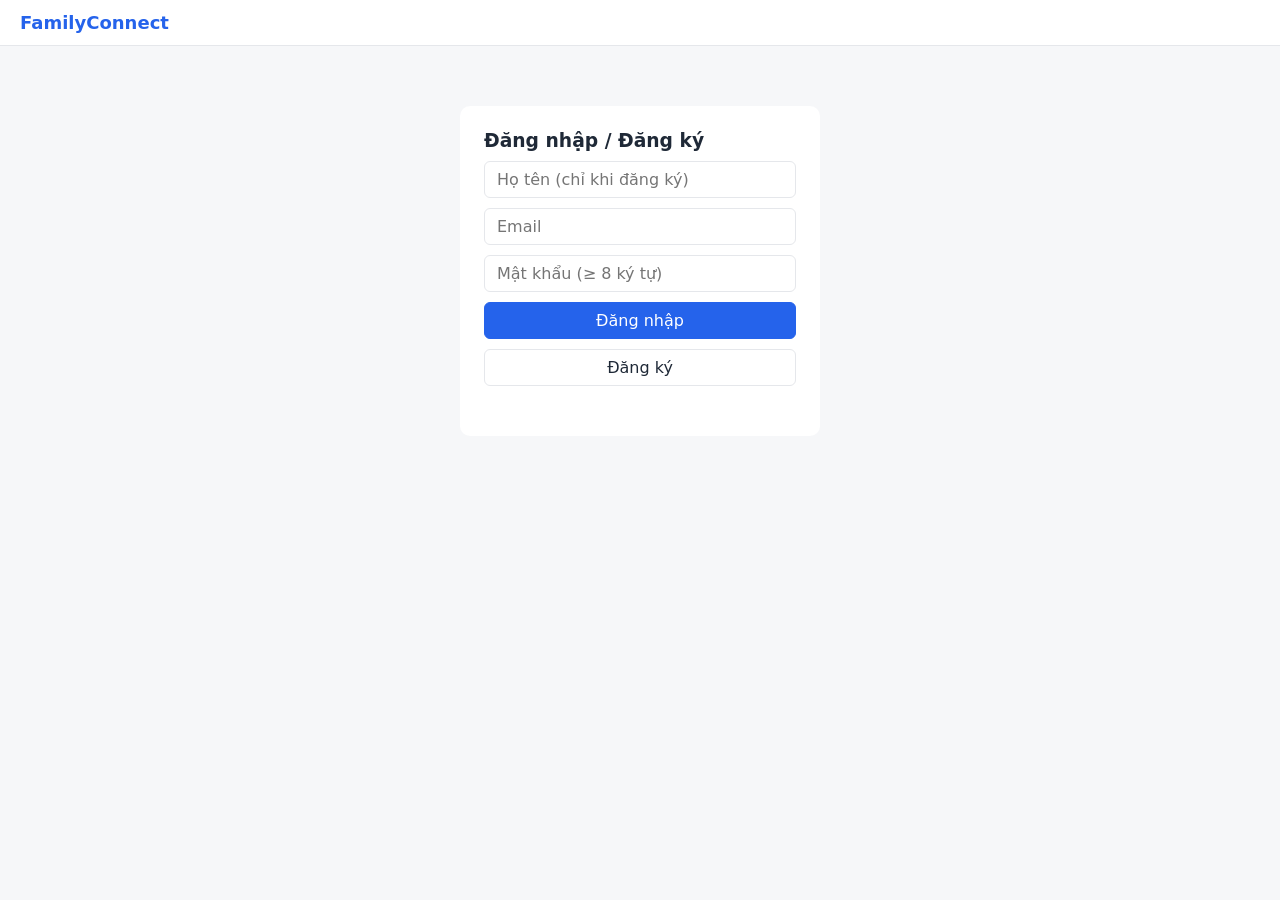
<file: index.html>
<!doctype html>
<html lang="vi">
<head>
<meta charset="utf-8">
<meta name="viewport" content="width=device-width, initial-scale=1">
<title>FamilyConnect</title>
<style>
  :root { --bg:#f6f7f9; --card:#fff; --text:#1f2937; --muted:#6b7280; --brand:#2563eb; --line:#e5e7eb; }
  @media (prefers-color-scheme: dark) {
    :root { --bg:#111827; --card:#1f2937; --text:#f3f4f6; --muted:#9ca3af; --brand:#60a5fa; --line:#374151; }
  }
  * { box-sizing:border-box; }
  body { margin:0; font-family:system-ui,sans-serif; background:var(--bg); color:var(--text); }
  header { display:flex; gap:12px; align-items:center; padding:12px 20px; background:var(--card); border-bottom:1px solid var(--line); }
  header b { color:var(--brand); font-size:18px; } header span { flex:1; color:var(--muted); font-size:14px; }
  button, input { font:inherit; padding:8px 12px; border-radius:6px; border:1px solid var(--line); background:var(--card); color:var(--text); }
  button { cursor:pointer; } button.primary { background:var(--brand); color:#fff; border-color:var(--brand); }
  #auth { max-width:360px; margin:60px auto; padding:24px; background:var(--card); border-radius:10px; display:grid; gap:10px; }
  #app { display:flex; min-height:calc(100vh - 56px); }
  nav { width:190px; padding:12px; background:var(--card); border-right:1px solid var(--line); display:flex; flex-direction:column; gap:4px; }
  nav button { text-align:left; border:0; } nav button.active { background:var(--brand); color:#fff; }
  #view { flex:1; padding:20px; overflow-x:auto; }
  table { border-collapse:collapse; background:var(--card); width:100%; font-size:14px; }
  th, td { padding:8px 10px; border:1px solid var(--line); text-align:left; white-space:nowrap; }
  th { background:var(--bg); } .msg { color:var(--muted); margin:8px 0; } .err { color:#dc2626; }
  [hidden] { display:none !important; }
</style>
</head>
<body>
<header><b>FamilyConnect</b><span id="who"></span><button id="logout" hidden>Đăng xuất</button></header>

<section id="auth">
  <h3 style="margin:0">Đăng nhập / Đăng ký</h3>
  <input id="full_name" placeholder="Họ tên (chỉ khi đăng ký)">
  <input id="email" type="email" placeholder="Email">
  <input id="password" type="password" placeholder="Mật khẩu (≥ 8 ký tự)">
  <button class="primary" id="btnLogin">Đăng nhập</button>
  <button id="btnRegister">Đăng ký</button>
  <div id="authMsg" class="msg err"></div>
</section>

<section id="app" hidden>
  <nav id="nav"></nav>
  <div id="view"></div>
</section>

<script type="module">
// ---- API client: every response follows { success, status_code, message, data } ----
class ApiClient {
  constructor(base = '/api/v1') {
    this.base = base;
    this.token = sessionStorage.getItem('token');
  }
  setToken(token) {
    this.token = token;
    token ? sessionStorage.setItem('token', token) : sessionStorage.removeItem('token');
  }
  async request(path, { method = 'GET', body } = {}) {
    const headers = { 'Content-Type': 'application/json' };
    if (this.token) headers.Authorization = `Bearer ${this.token}`;
    const res = await fetch(this.base + path, { method, headers, body: body ? JSON.stringify(body) : undefined });
    return res.json();
  }
}

const RESOURCES = {
  'Dashboard': '/dashboard/stats', 'Gia đình': '/families', 'Nhánh họ': '/branches',
  'Thành viên': '/members', 'Quan hệ cha-con': '/relationships', 'Hôn nhân': '/marriages',
  'Bài đăng': '/posts', 'Bình luận': '/comments', 'Cảm xúc': '/reactions',
  'Sự kiện': '/events', 'Phản hồi (RSVP)': '/rsvps', 'Di sản số': '/heritages', 'Người dùng': '/users',
};

class App {
  constructor() {
    this.api = new ApiClient();
    this.$ = (id) => document.getElementById(id);
  }

  init() {
    this.$('btnLogin').onclick = () => this.submitAuth('login');
    this.$('btnRegister').onclick = () => this.submitAuth('register');
    this.$('logout').onclick = () => { this.api.setToken(null); this.render(); };
    this.buildNav();
    this.render();
  }

  render() {
    const loggedIn = !!this.api.token;
    this.$('auth').hidden = loggedIn;
    this.$('app').hidden = !loggedIn;
    this.$('logout').hidden = !loggedIn;
    this.$('who').textContent = '';
    if (loggedIn) this.load(Object.values(RESOURCES)[0]);
  }

  async submitAuth(mode) {
    const body = { email: this.$('email').value, password: this.$('password').value };
    if (mode === 'register') body.full_name = this.$('full_name').value;
    const r = await this.api.request(`/auth/${mode}`, { method: 'POST', body });
    this.$('authMsg').textContent = r.success ? '' : r.message;
    if (r.success) { this.api.setToken(r.data.access_token); this.$('who').textContent = r.data.user.full_name; this.render(); }
  }

  buildNav() {
    Object.entries(RESOURCES).forEach(([label, path]) => {
      const b = document.createElement('button');
      b.textContent = label;
      b.onclick = () => this.load(path, b);
      this.$('nav').appendChild(b);
    });
  }

  async load(path, btn) {
    document.querySelectorAll('nav button').forEach((x) => x.classList.toggle('active', x === btn));
    const r = await this.api.request(path);
    const view = this.$('view');
    view.replaceChildren();
    if (r.status_code === 401) { this.api.setToken(null); return this.render(); }
    const note = document.createElement('div');
    note.className = 'msg' + (r.success ? '' : ' err');
    note.textContent = `${r.status_code} · ${r.message}`;
    view.appendChild(note);
    if (r.success && r.data) view.appendChild(this.table(r.data));
  }

  table(data) {
    const rows = Array.isArray(data) ? data : Object.entries(data).map(([key, value]) => ({ key, value }));
    const t = document.createElement('table');
    if (!rows.length) { t.innerHTML = '<tr><td>Chưa có dữ liệu</td></tr>'; return t; }
    const cols = Object.keys(rows[0]);
    const head = t.insertRow();
    cols.forEach((c) => { const th = document.createElement('th'); th.textContent = c; head.appendChild(th); });
    rows.forEach((row) => {
      const tr = t.insertRow();
      cols.forEach((c) => { tr.insertCell().textContent = row[c] ?? ''; });
    });
    return t;
  }
}

new App().init();
</script>
</body>
</html>
</file>
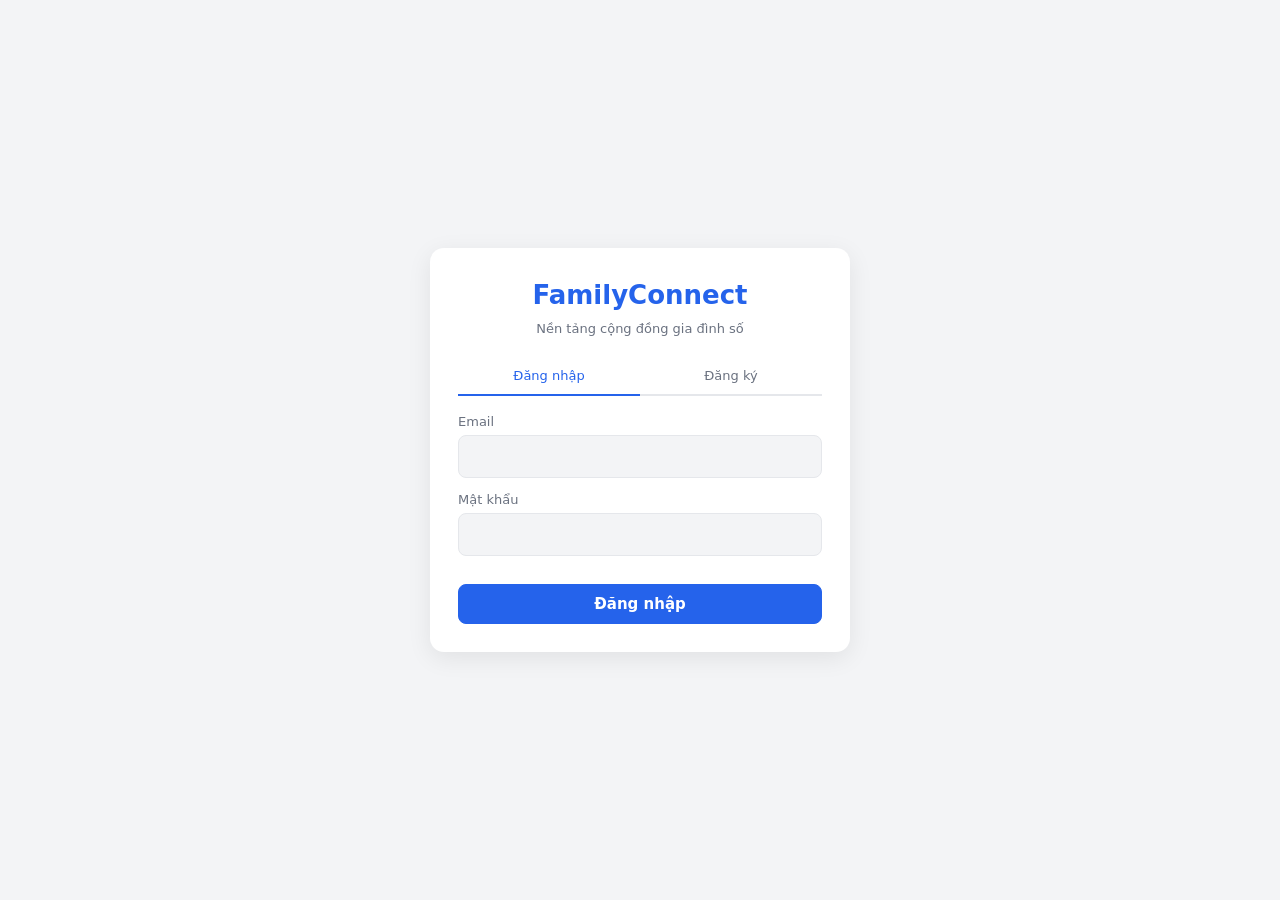
<file: FamilyConnect/index.html>
<!doctype html>
<html lang="vi">
<head>
<meta charset="utf-8">
<meta name="viewport" content="width=device-width, initial-scale=1">
<title>FamilyConnect – Đăng nhập</title>
<link rel="stylesheet" href="css/base.css">
</head>
<body class="auth">
<main class="auth-card">
  <div class="logo">FamilyConnect</div>
  <p class="muted">Nền tảng cộng đồng gia đình số</p>
  <div class="tabs">
    <input type="radio" name="tab" id="t-login" checked>
    <input type="radio" name="tab" id="t-reg">
    <div class="tab-labels"><label for="t-login">Đăng nhập</label><label for="t-reg">Đăng ký</label></div>

    <form class="panel" id="p-login" novalidate>
      <div class="field"><label for="l-email">Email</label><input id="l-email" name="email" type="email" autocomplete="username"></div>
      <div class="field"><label for="l-pass">Mật khẩu</label><input id="l-pass" name="password" type="password" autocomplete="current-password"></div>
      <div class="muted" id="login-error" role="alert"></div>
      <!-- type="button": AuthController sẽ gắn sự kiện, tránh mật khẩu bị đưa lên URL -->
      <button type="button" class="btn" id="btn-login">Đăng nhập</button>
    </form>

    <form class="panel" id="p-reg" novalidate>
      <div class="field"><label for="r-name">Họ và tên</label><input id="r-name" name="full_name" autocomplete="name"></div>
      <div class="field"><label for="r-email">Email</label><input id="r-email" name="email" type="email" autocomplete="email"></div>
      <div class="field"><label for="r-phone">Số điện thoại</label><input id="r-phone" name="phone" type="tel"></div>
      <div class="field"><label for="r-pass">Mật khẩu (từ 8 ký tự)</label><input id="r-pass" name="password" type="password" autocomplete="new-password"></div>
      <div class="field"><label for="r-pass2">Nhập lại mật khẩu</label><input id="r-pass2" type="password" autocomplete="new-password"></div>
      <div class="muted">Tài khoản mới có vai trò GUEST, cần quản trị viên dòng họ xác minh để trở thành thành viên.</div>
      <button type="button" class="btn" id="btn-register">Tạo tài khoản</button>
    </form>
  </div>
</main>
</body>
</html>
</file>
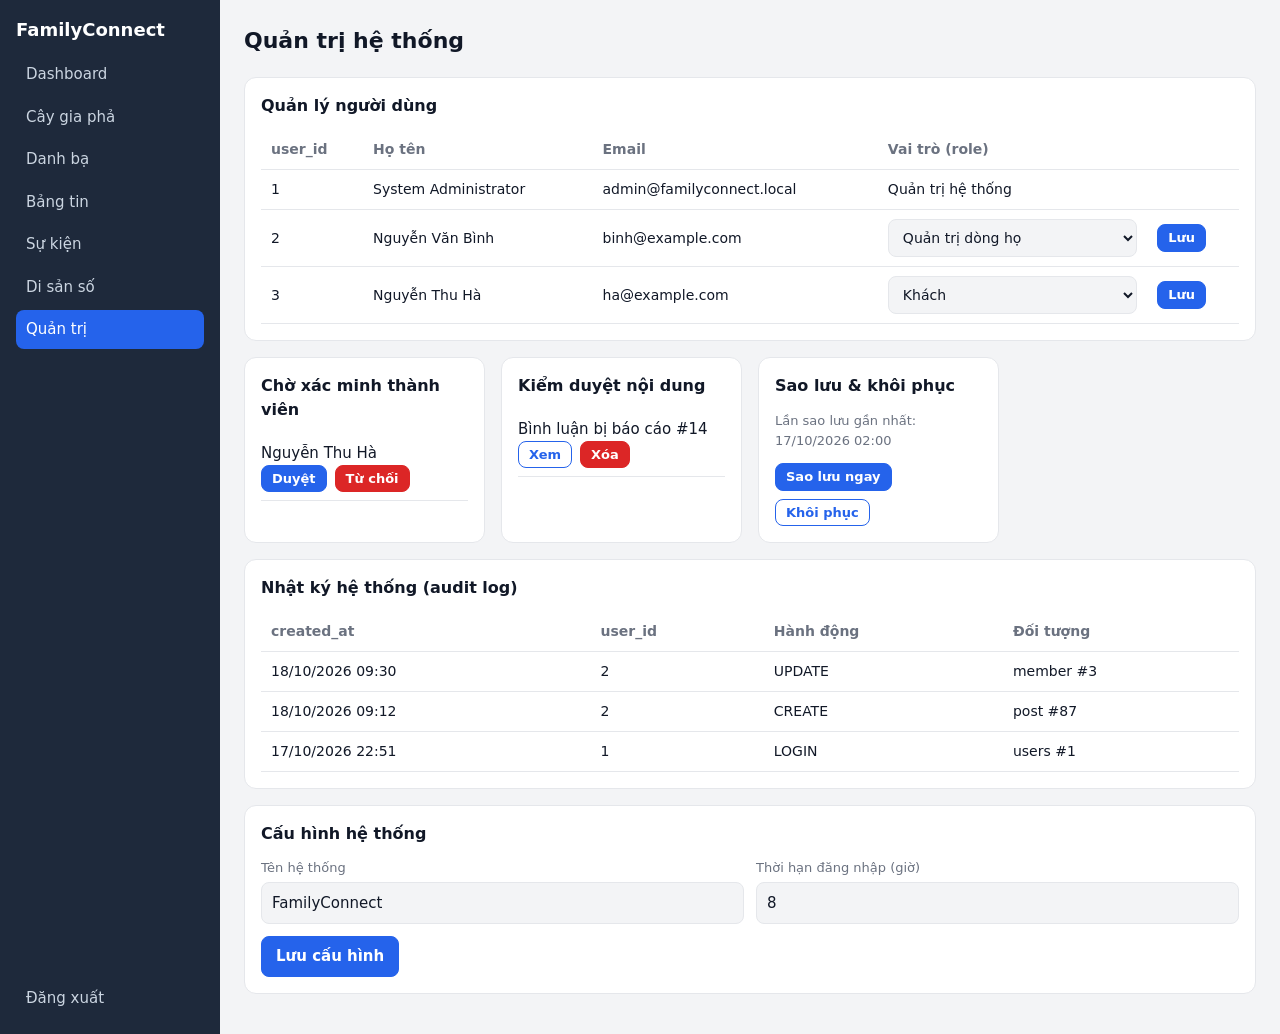
<file: FamilyConnect/admin.html>
<!doctype html>
<html lang="vi">
<head>
<meta charset="utf-8">
<meta name="viewport" content="width=device-width, initial-scale=1">
<title>FamilyConnect – Quản trị</title>
<link rel="stylesheet" href="css/base.css">
</head>
<body data-page="admin">
<div class="app">
<aside class="sidebar" id="sidebar"></aside>
<main class="main">
<div class="page-head"><h1>Quản trị hệ thống</h1></div>

<section class="card"><h2>Quản lý người dùng</h2>
  <div class="table-wrap"><table>
    <thead><tr><th>user_id</th><th>Họ tên</th><th>Email</th><th>Vai trò (role)</th><th></th></tr></thead>
    <tbody>
      <tr><td>1</td><td>System Administrator</td><td>admin@familyconnect.local</td><td data-enum-label="Roles">SYSTEM_ADMIN</td><td></td></tr>
      <tr><td>2</td><td>Nguyễn Văn Bình</td><td>binh@example.com</td>
        <td><select aria-label="Vai trò" data-enum="Roles" data-enum-exclude="SYSTEM_ADMIN" data-enum-selected="FAMILY_ADMIN"></select></td>
        <td><button type="button" class="btn small">Lưu</button></td></tr>
      <tr><td>3</td><td>Nguyễn Thu Hà</td><td>ha@example.com</td>
        <td><select aria-label="Vai trò" data-enum="Roles" data-enum-exclude="SYSTEM_ADMIN" data-enum-selected="GUEST"></select></td>
        <td><button type="button" class="btn small">Lưu</button></td></tr>
    </tbody>
  </table></div>
</section>

<section class="grid">
  <div class="card"><h2>Chờ xác minh thành viên</h2>
    <ul class="list"><li>Nguyễn Thu Hà <span class="row"><button type="button" class="btn small">Duyệt</button><button type="button" class="btn danger small">Từ chối</button></span></li></ul>
  </div>
  <div class="card"><h2>Kiểm duyệt nội dung</h2>
    <ul class="list"><li>Bình luận bị báo cáo #14 <span class="row"><button type="button" class="btn secondary small">Xem</button><button type="button" class="btn danger small">Xóa</button></span></li></ul>
  </div>
  <div class="card"><h2>Sao lưu &amp; khôi phục</h2>
    <p class="muted">Lần sao lưu gần nhất: 17/10/2026 02:00</p>
    <div class="row"><button type="button" class="btn small">Sao lưu ngay</button><button type="button" class="btn secondary small">Khôi phục</button></div>
  </div>
</section>

<section class="card"><h2>Nhật ký hệ thống (audit log)</h2>
  <div class="table-wrap"><table>
    <thead><tr><th>created_at</th><th>user_id</th><th>Hành động</th><th>Đối tượng</th></tr></thead>
    <tbody>
      <tr><td>18/10/2026 09:30</td><td>2</td><td>UPDATE</td><td>member #3</td></tr>
      <tr><td>18/10/2026 09:12</td><td>2</td><td>CREATE</td><td>post #87</td></tr>
      <tr><td>17/10/2026 22:51</td><td>1</td><td>LOGIN</td><td>users #1</td></tr>
    </tbody>
  </table></div>
</section>

<section class="card"><h2>Cấu hình hệ thống</h2>
  <div class="form-grid">
    <div><label for="c-name">Tên hệ thống</label><input id="c-name" value="FamilyConnect"></div>
    <div><label for="c-ttl">Thời hạn đăng nhập (giờ)</label><input id="c-ttl" type="number" value="8"></div>
  </div>
  <button type="button" class="btn">Lưu cấu hình</button>
</section>
</main>
</div>
<script src="js/components/Layout.js"></script>
<script type="module" src="js/components/EnumBinder.js"></script>
</body>
</html>
</file>
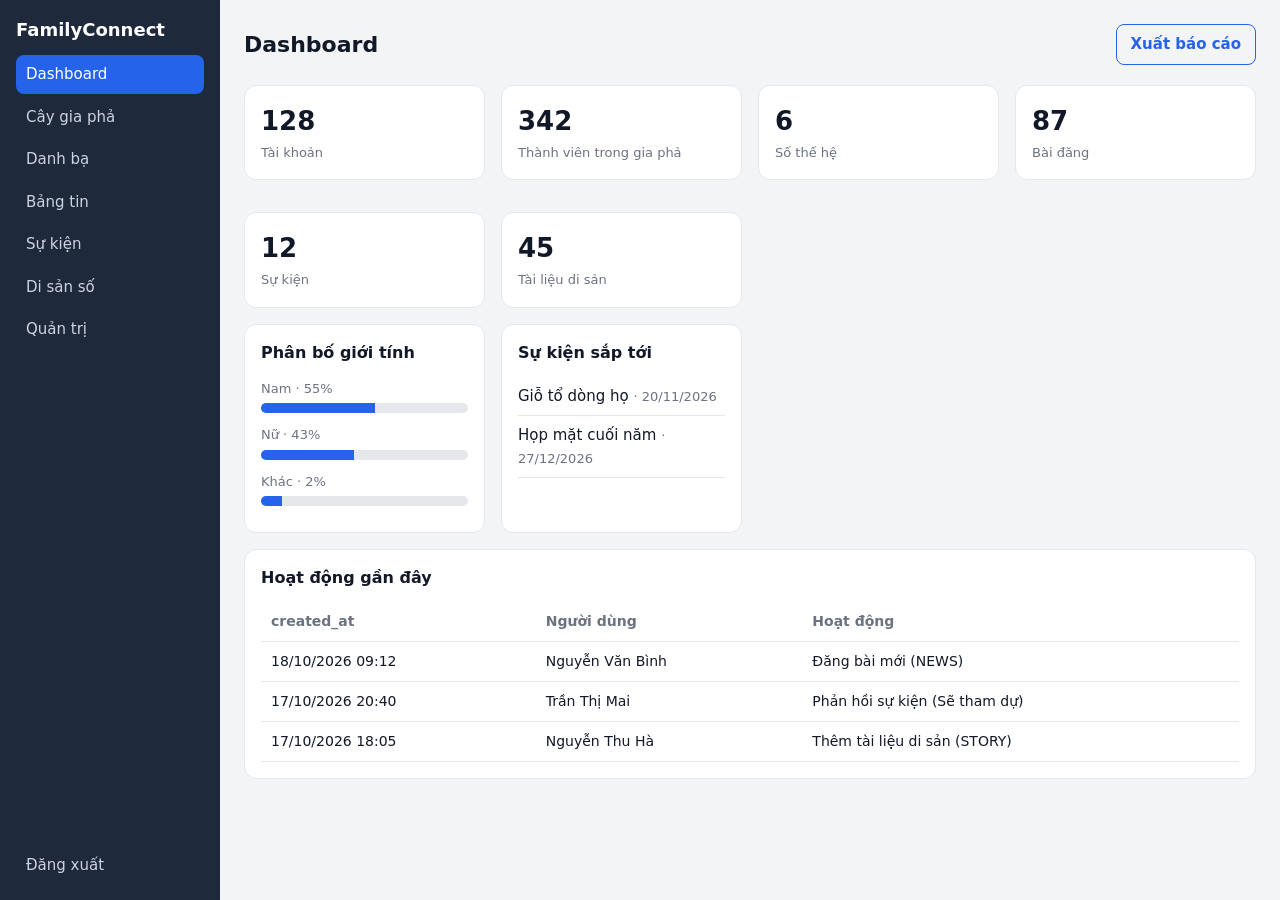
<file: FamilyConnect/dashboard.html>
<!doctype html>
<html lang="vi">
<head>
<meta charset="utf-8">
<meta name="viewport" content="width=device-width, initial-scale=1">
<title>FamilyConnect – Dashboard</title>
<link rel="stylesheet" href="css/base.css">
</head>
<body data-page="dashboard">
<div class="app">
<aside class="sidebar" id="sidebar"></aside>
<main class="main">
<div class="page-head"><h1>Dashboard</h1><button type="button" class="btn secondary">Xuất báo cáo</button></div>
<section class="grid">
  <div class="card stat"><b>128</b><span>Tài khoản</span></div>
  <div class="card stat"><b>342</b><span>Thành viên trong gia phả</span></div>
  <div class="card stat"><b>6</b><span>Số thế hệ</span></div>
  <div class="card stat"><b>87</b><span>Bài đăng</span></div>
  <div class="card stat"><b>12</b><span>Sự kiện</span></div>
  <div class="card stat"><b>45</b><span>Tài liệu di sản</span></div>
</section>
<section class="grid">
  <div class="card"><h2>Phân bố giới tính</h2>
    <span class="muted"><span data-enum-label="Gender">MALE</span> · 55%</span><div class="bar"><i class="w55"></i></div>
    <span class="muted"><span data-enum-label="Gender">FEMALE</span> · 43%</span><div class="bar"><i class="w45"></i></div>
    <span class="muted"><span data-enum-label="Gender">OTHER</span> · 2%</span><div class="bar"><i class="w10"></i></div>
  </div>
  <div class="card"><h2>Sự kiện sắp tới</h2>
    <ul class="list"><li>Giỗ tổ dòng họ <span class="muted">· 20/11/2026</span></li><li>Họp mặt cuối năm <span class="muted">· 27/12/2026</span></li></ul>
  </div>
</section>
<section class="card"><h2>Hoạt động gần đây</h2>
  <div class="table-wrap"><table>
    <thead><tr><th>created_at</th><th>Người dùng</th><th>Hoạt động</th></tr></thead>
    <tbody>
      <tr><td>18/10/2026 09:12</td><td>Nguyễn Văn Bình</td><td>Đăng bài mới (NEWS)</td></tr>
      <tr><td>17/10/2026 20:40</td><td>Trần Thị Mai</td><td>Phản hồi sự kiện (<span data-enum-label="RsvpStatus">ATTENDING</span>)</td></tr>
      <tr><td>17/10/2026 18:05</td><td>Nguyễn Thu Hà</td><td>Thêm tài liệu di sản (STORY)</td></tr>
    </tbody>
  </table></div>
</section>
</main>
</div>
<script src="js/components/Layout.js"></script>
<script type="module" src="js/components/EnumBinder.js"></script>
</body>
</html>
</file>
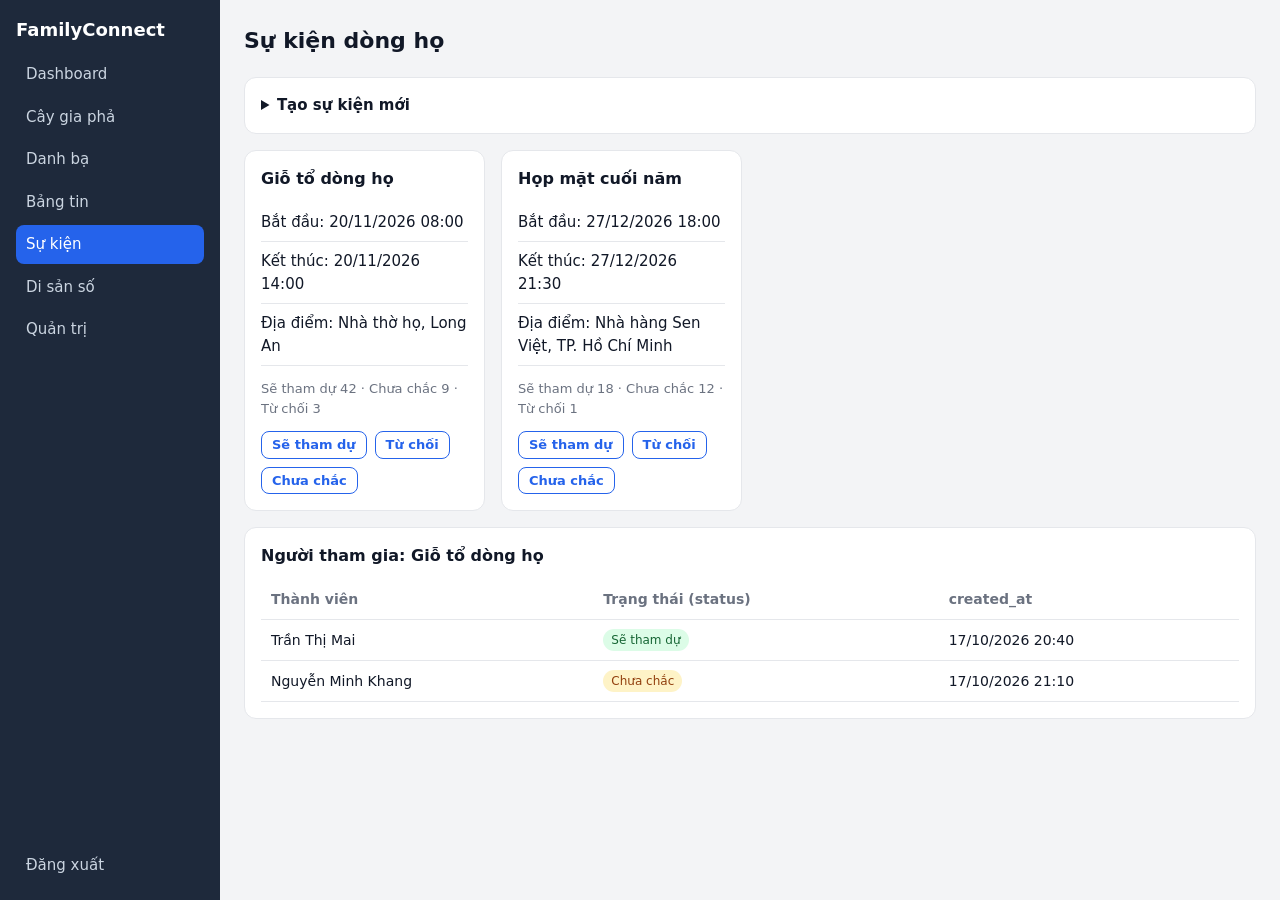
<file: FamilyConnect/events.html>
<!doctype html>
<html lang="vi">
<head>
<meta charset="utf-8">
<meta name="viewport" content="width=device-width, initial-scale=1">
<title>FamilyConnect – Sự kiện</title>
<link rel="stylesheet" href="css/base.css">
</head>
<body data-page="events">
<div class="app">
<aside class="sidebar" id="sidebar"></aside>
<main class="main">
<div class="page-head"><h1>Sự kiện dòng họ</h1></div>
<details class="card"><summary>Tạo sự kiện mới</summary>
  <div class="form-grid">
    <div><label for="ev-title">Tên sự kiện</label><input id="ev-title"></div>
    <div><label for="ev-loc">Địa điểm</label><input id="ev-loc"></div>
    <div><label for="ev-start">Bắt đầu (start_time)</label><input id="ev-start" type="datetime-local"></div>
    <div><label for="ev-end">Kết thúc (end_time)</label><input id="ev-end" type="datetime-local"></div>
  </div>
  <label for="ev-desc">Mô tả</label><textarea id="ev-desc" rows="3"></textarea>
  <p><button type="button" class="btn">Tạo sự kiện</button></p>
</details>

<section class="grid">
  <article class="card"><h2>Giỗ tổ dòng họ</h2>
    <ul class="list"><li>Bắt đầu: 20/11/2026 08:00</li><li>Kết thúc: 20/11/2026 14:00</li><li>Địa điểm: Nhà thờ họ, Long An</li></ul>
    <p class="muted"><span data-enum-label="RsvpStatus">ATTENDING</span> 42 · <span data-enum-label="RsvpStatus">MAYBE</span> 9 · <span data-enum-label="RsvpStatus">DECLINED</span> 3</p>
    <div class="row" data-enum-buttons="RsvpStatus"></div>
  </article>
  <article class="card"><h2>Họp mặt cuối năm</h2>
    <ul class="list"><li>Bắt đầu: 27/12/2026 18:00</li><li>Kết thúc: 27/12/2026 21:30</li><li>Địa điểm: Nhà hàng Sen Việt, TP. Hồ Chí Minh</li></ul>
    <p class="muted"><span data-enum-label="RsvpStatus">ATTENDING</span> 18 · <span data-enum-label="RsvpStatus">MAYBE</span> 12 · <span data-enum-label="RsvpStatus">DECLINED</span> 1</p>
    <div class="row" data-enum-buttons="RsvpStatus"></div>
  </article>
</section>

<section class="card"><h2>Người tham gia: Giỗ tổ dòng họ</h2>
  <div class="table-wrap"><table>
    <thead><tr><th>Thành viên</th><th>Trạng thái (status)</th><th>created_at</th></tr></thead>
    <tbody>
      <tr><td>Trần Thị Mai</td><td><span class="badge ok" data-enum-label="RsvpStatus">ATTENDING</span></td><td>17/10/2026 20:40</td></tr>
      <tr><td>Nguyễn Minh Khang</td><td><span class="badge warn" data-enum-label="RsvpStatus">MAYBE</span></td><td>17/10/2026 21:10</td></tr>
    </tbody>
  </table></div>
</section>
</main>
</div>
<script src="js/components/Layout.js"></script>
<script type="module" src="js/components/EnumBinder.js"></script>
</body>
</html>
</file>
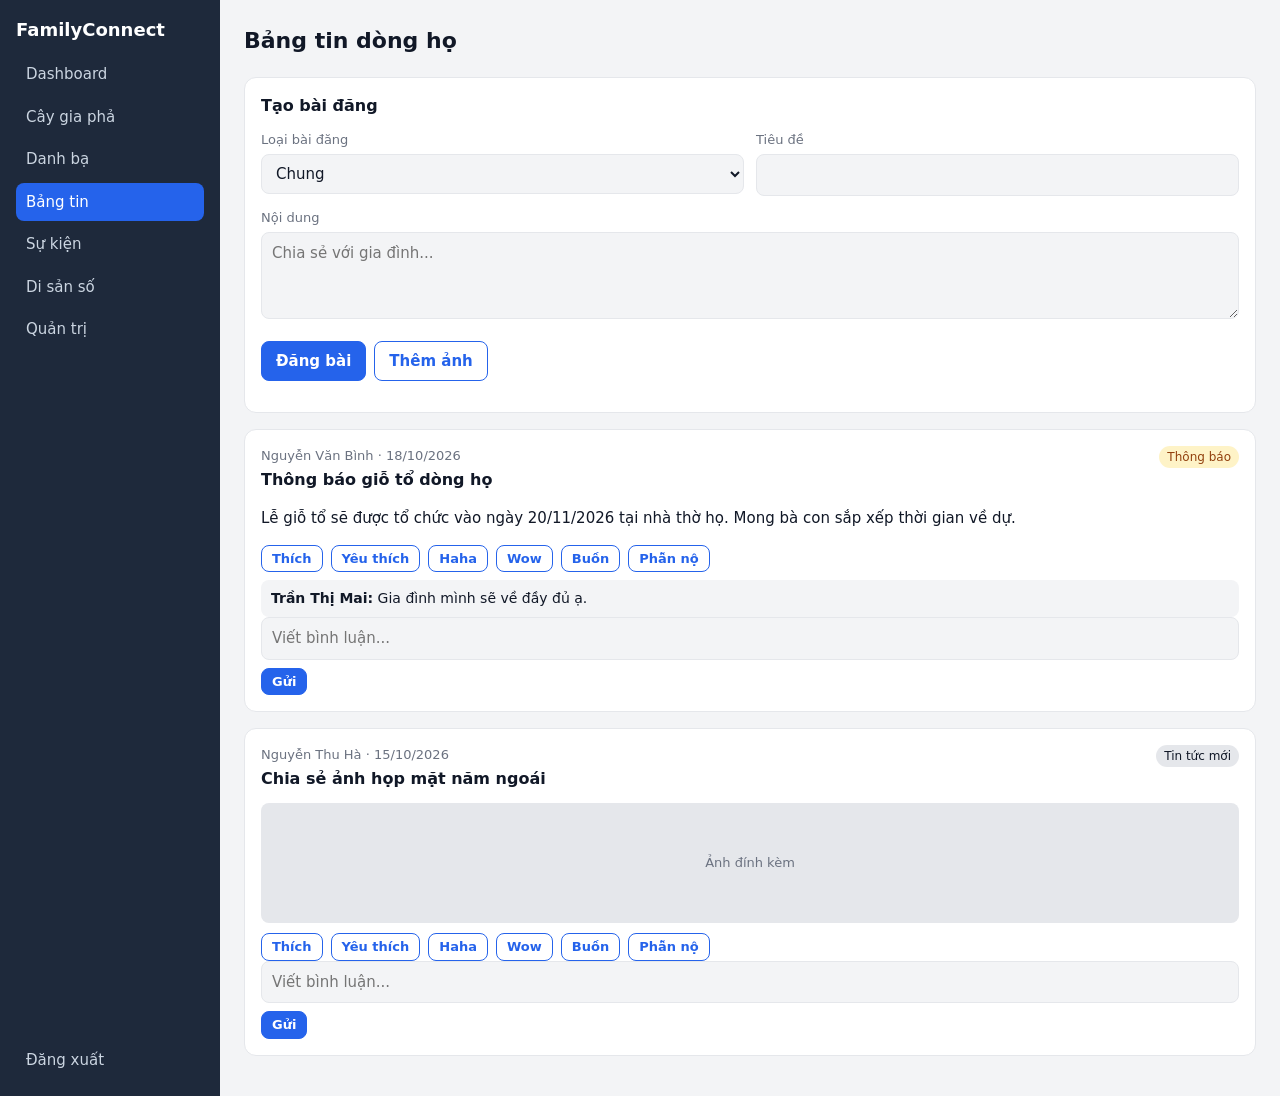
<file: FamilyConnect/feed.html>
<!doctype html>
<html lang="vi">
<head>
<meta charset="utf-8">
<meta name="viewport" content="width=device-width, initial-scale=1">
<title>FamilyConnect – Bảng tin</title>
<link rel="stylesheet" href="css/base.css">
</head>
<body data-page="feed">
<div class="app">
<aside class="sidebar" id="sidebar"></aside>
<main class="main">
<div class="page-head"><h1>Bảng tin dòng họ</h1></div>
<section class="card"><h2>Tạo bài đăng</h2>
  <div class="form-grid">
    <div><label for="pt">Loại bài đăng</label><select id="pt" data-enum="PostTypes" data-enum-selected="GENERAL"></select></div>
    <div><label for="title">Tiêu đề</label><input id="title"></div>
  </div>
  <label for="content">Nội dung</label><textarea id="content" rows="3" placeholder="Chia sẻ với gia đình..."></textarea>
  <p class="row"><button type="button" class="btn">Đăng bài</button><button type="button" class="btn secondary">Thêm ảnh</button></p>
</section>

<article class="card">
  <div class="post-meta"><span>Nguyễn Văn Bình · 18/10/2026</span><span class="badge warn" data-enum-label="PostTypes">ANNOUNCEMENT</span></div>
  <h2>Thông báo giỗ tổ dòng họ</h2>
  <p>Lễ giỗ tổ sẽ được tổ chức vào ngày 20/11/2026 tại nhà thờ họ. Mong bà con sắp xếp thời gian về dự.</p>
  <div class="row" data-enum-buttons="ReactionTypes"></div>
  <div class="comment"><b>Trần Thị Mai:</b> Gia đình mình sẽ về đầy đủ ạ.</div>
  <div class="row"><input placeholder="Viết bình luận..."><button type="button" class="btn small">Gửi</button></div>
</article>

<article class="card">
  <div class="post-meta"><span>Nguyễn Thu Hà · 15/10/2026</span><span class="badge" data-enum-label="PostTypes">NEWS</span></div>
  <h2>Chia sẻ ảnh họp mặt năm ngoái</h2>
  <div class="thumb">Ảnh đính kèm</div>
  <div class="row" data-enum-buttons="ReactionTypes"></div>
  <div class="row"><input placeholder="Viết bình luận..."><button type="button" class="btn small">Gửi</button></div>
</article>
</main>
</div>
<script src="js/components/Layout.js"></script>
<script type="module" src="js/components/EnumBinder.js"></script>
</body>
</html>
</file>
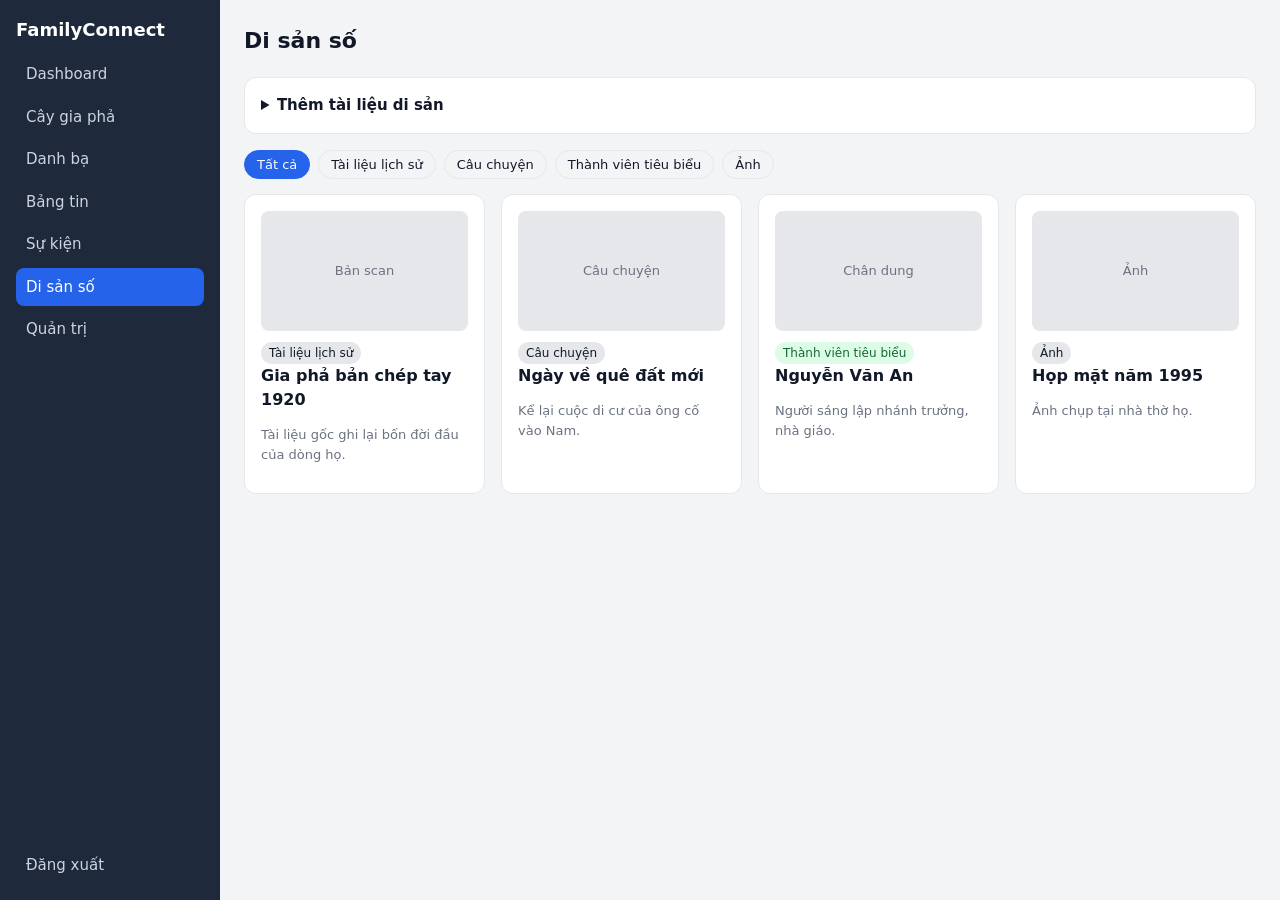
<file: FamilyConnect/heritage.html>
<!doctype html>
<html lang="vi">
<head>
<meta charset="utf-8">
<meta name="viewport" content="width=device-width, initial-scale=1">
<title>FamilyConnect – Di sản số</title>
<link rel="stylesheet" href="css/base.css">
</head>
<body data-page="heritage">
<div class="app">
<aside class="sidebar" id="sidebar"></aside>
<main class="main">
<div class="page-head"><h1>Di sản số</h1></div>
<details class="card"><summary>Thêm tài liệu di sản</summary>
  <div class="form-grid">
    <div><label for="h-type">Loại (heritage_type)</label><select id="h-type" data-enum="HeritageTypes"></select></div>
    <div><label for="h-title">Tiêu đề</label><input id="h-title"></div>
    <div><label for="h-file">Tệp đính kèm</label><input id="h-file" type="file"></div>
  </div>
  <label for="h-content">Nội dung</label><textarea id="h-content" rows="3"></textarea>
  <p><button type="button" class="btn">Lưu tài liệu</button></p>
</details>
<p class="row" data-enum-pills="HeritageTypes"></p>
<section class="grid">
  <article class="card"><div class="thumb">Bản scan</div><span class="badge" data-enum-label="HeritageTypes">HISTORICAL_DOC</span><h2>Gia phả bản chép tay 1920</h2><p class="muted">Tài liệu gốc ghi lại bốn đời đầu của dòng họ.</p></article>
  <article class="card"><div class="thumb">Câu chuyện</div><span class="badge" data-enum-label="HeritageTypes">STORY</span><h2>Ngày về quê đất mới</h2><p class="muted">Kể lại cuộc di cư của ông cố vào Nam.</p></article>
  <article class="card"><div class="thumb">Chân dung</div><span class="badge ok" data-enum-label="HeritageTypes">OUTSTANDING_MEMBER</span><h2>Nguyễn Văn An</h2><p class="muted">Người sáng lập nhánh trưởng, nhà giáo.</p></article>
  <article class="card"><div class="thumb">Ảnh</div><span class="badge" data-enum-label="HeritageTypes">PHOTO</span><h2>Họp mặt năm 1995</h2><p class="muted">Ảnh chụp tại nhà thờ họ.</p></article>
</section>
</main>
</div>
<script src="js/components/Layout.js"></script>
<script type="module" src="js/components/EnumBinder.js"></script>
</body>
</html>
</file>
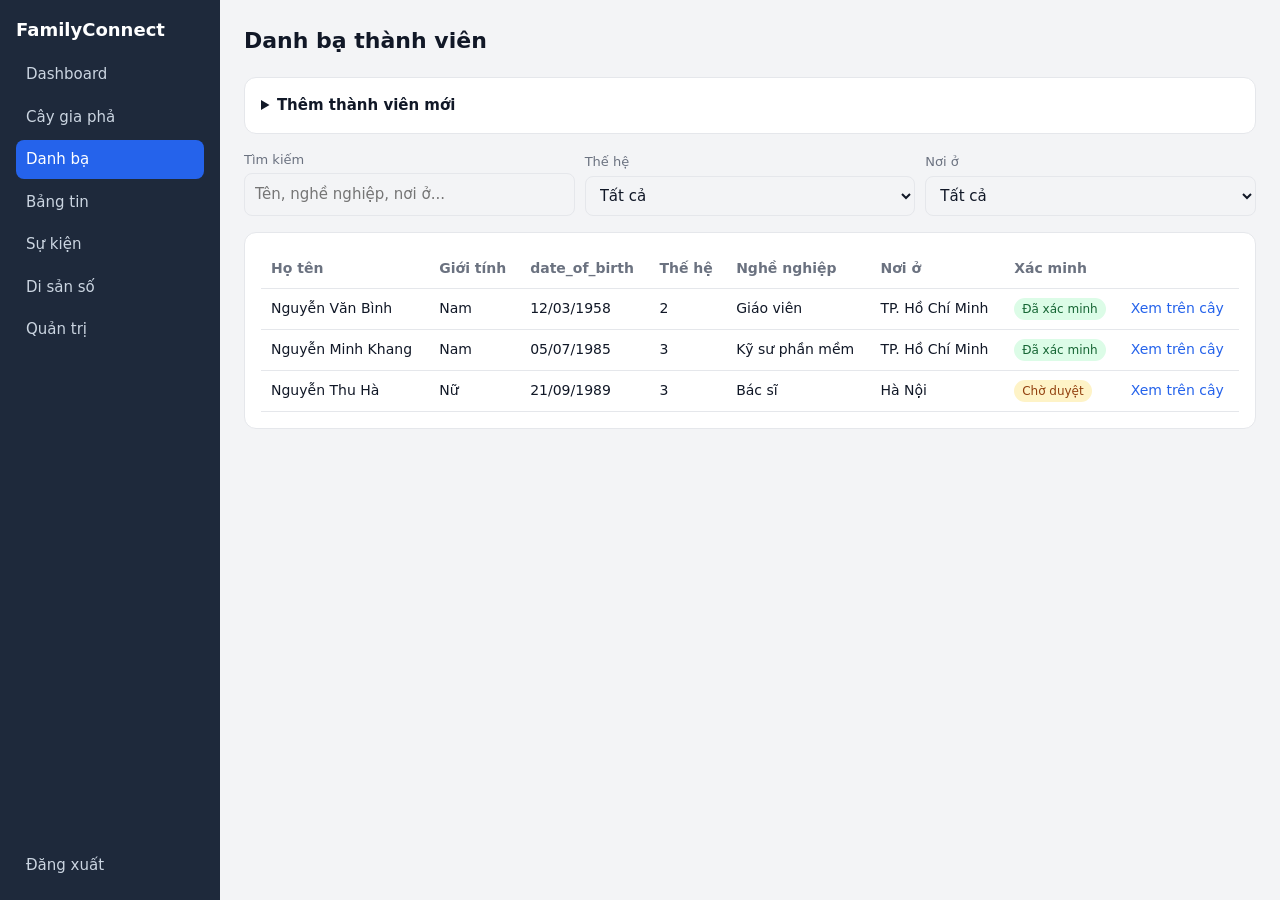
<file: FamilyConnect/members.html>
<!doctype html>
<html lang="vi">
<head>
<meta charset="utf-8">
<meta name="viewport" content="width=device-width, initial-scale=1">
<title>FamilyConnect – Danh bạ</title>
<link rel="stylesheet" href="css/base.css">
</head>
<body data-page="members">
<div class="app">
<aside class="sidebar" id="sidebar"></aside>
<main class="main">
<div class="page-head"><h1>Danh bạ thành viên</h1></div>
<details class="card"><summary>Thêm thành viên mới</summary>
  <div class="form-grid">
    <div><label for="full_name">Họ và tên</label><input id="full_name"></div>
    <div><label for="gender">Giới tính</label><select id="gender" data-enum="Gender"></select></div>
    <div><label for="dob">Ngày sinh (date_of_birth)</label><input id="dob" type="date"></div>
    <div><label for="dod">Ngày mất (date_of_death)</label><input id="dod" type="date"></div>
    <div><label for="gen">Thế hệ</label><input id="gen" type="number" min="1"></div>
    <div><label for="br">Nhánh họ</label><select id="br"><option>Nhánh trưởng</option><option>Nhánh thứ</option></select></div>
    <div><label for="job">Nghề nghiệp</label><input id="job"></div>
    <div><label for="edu">Học vấn</label><input id="edu"></div>
    <div><label for="addr">Nơi ở</label><input id="addr"></div>
  </div>
  <button type="button" class="btn">Lưu thành viên</button>
</details>
<div class="toolbar">
  <div><label for="s">Tìm kiếm</label><input id="s" type="search" placeholder="Tên, nghề nghiệp, nơi ở..."></div>
  <div><label for="f-gen">Thế hệ</label><select id="f-gen"><option>Tất cả</option><option>1</option><option>2</option><option>3</option></select></div>
  <div><label for="f-loc">Nơi ở</label><select id="f-loc"><option>Tất cả</option><option>TP. Hồ Chí Minh</option><option>Hà Nội</option></select></div>
</div>
<section class="card table-wrap"><table>
  <thead><tr><th>Họ tên</th><th>Giới tính</th><th>date_of_birth</th><th>Thế hệ</th><th>Nghề nghiệp</th><th>Nơi ở</th><th>Xác minh</th><th></th></tr></thead>
  <tbody>
    <tr><td>Nguyễn Văn Bình</td><td data-enum-label="Gender">MALE</td><td>12/03/1958</td><td>2</td><td>Giáo viên</td><td>TP. Hồ Chí Minh</td><td><span class="badge ok">Đã xác minh</span></td><td><a href="tree.html">Xem trên cây</a></td></tr>
    <tr><td>Nguyễn Minh Khang</td><td data-enum-label="Gender">MALE</td><td>05/07/1985</td><td>3</td><td>Kỹ sư phần mềm</td><td>TP. Hồ Chí Minh</td><td><span class="badge ok">Đã xác minh</span></td><td><a href="tree.html">Xem trên cây</a></td></tr>
    <tr><td>Nguyễn Thu Hà</td><td data-enum-label="Gender">FEMALE</td><td>21/09/1989</td><td>3</td><td>Bác sĩ</td><td>Hà Nội</td><td><span class="badge warn">Chờ duyệt</span></td><td><a href="tree.html">Xem trên cây</a></td></tr>
  </tbody>
</table></section>
</main>
</div>
<script src="js/components/Layout.js"></script>
<script type="module" src="js/components/EnumBinder.js"></script>
</body>
</html>
</file>
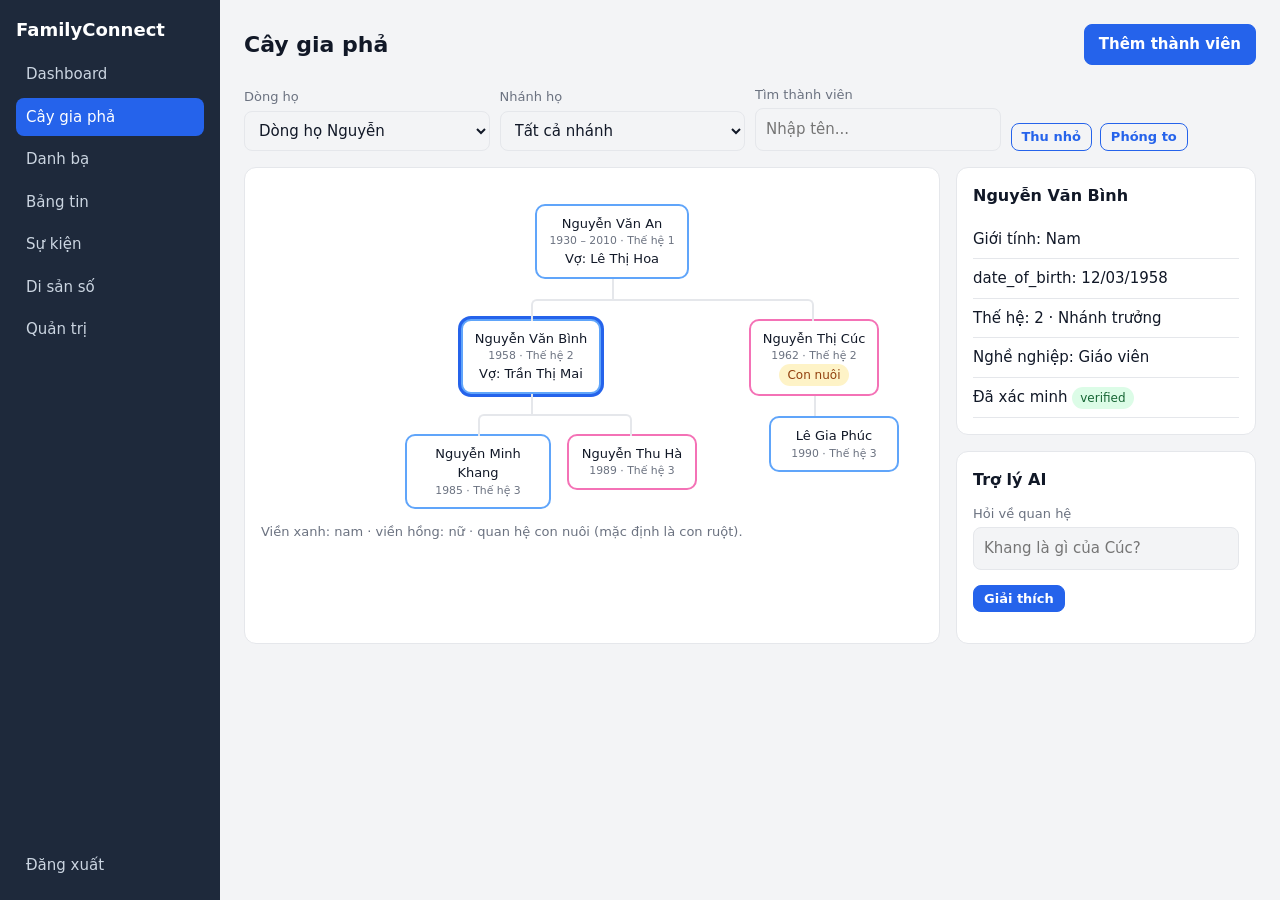
<file: FamilyConnect/tree.html>
<!doctype html>
<html lang="vi">
<head>
<meta charset="utf-8">
<meta name="viewport" content="width=device-width, initial-scale=1">
<title>FamilyConnect – Cây gia phả</title>
<link rel="stylesheet" href="css/base.css">
</head>
<body data-page="tree">
<div class="app">
<aside class="sidebar" id="sidebar"></aside>
<main class="main">
<div class="page-head"><h1>Cây gia phả</h1><button type="button" class="btn">Thêm thành viên</button></div>
<div class="toolbar">
  <div><label for="family">Dòng họ</label><select id="family"><option>Dòng họ Nguyễn</option></select></div>
  <div><label for="branch">Nhánh họ</label><select id="branch"><option>Tất cả nhánh</option><option>Nhánh trưởng</option><option>Nhánh thứ</option></select></div>
  <div><label for="q">Tìm thành viên</label><input id="q" type="search" placeholder="Nhập tên..."></div>
  <div class="row"><button type="button" class="btn secondary small">Thu nhỏ</button><button type="button" class="btn secondary small">Phóng to</button></div>
</div>
<div class="split">
  <section class="card tree">
    <ul><li>
      <span class="node male">Nguyễn Văn An<small>1930 – 2010 · Thế hệ 1</small>Vợ: Lê Thị Hoa</span>
      <ul>
        <li><span class="node male selected">Nguyễn Văn Bình<small>1958 · Thế hệ 2</small>Vợ: Trần Thị Mai</span>
          <ul>
            <li><span class="node male">Nguyễn Minh Khang<small>1985 · Thế hệ 3</small></span></li>
            <li><span class="node female">Nguyễn Thu Hà<small>1989 · Thế hệ 3</small></span></li>
          </ul></li>
        <li><span class="node female">Nguyễn Thị Cúc<small>1962 · Thế hệ 2</small><span class="badge warn" data-enum-label="RelationshipTypes">ADOPTED</span></span>
          <ul><li><span class="node male">Lê Gia Phúc<small>1990 · Thế hệ 3</small></span></li></ul></li>
      </ul>
    </li></ul>
    <p class="muted">Viền xanh: nam · viền hồng: nữ · quan hệ con nuôi (mặc định là con ruột).</p>
  </section>
  <aside>
    <section class="card"><h2>Nguyễn Văn Bình</h2>
      <ul class="list"><li>Giới tính: <span data-enum-label="Gender">MALE</span></li><li>date_of_birth: 12/03/1958</li><li>Thế hệ: 2 · Nhánh trưởng</li><li>Nghề nghiệp: Giáo viên</li><li>Đã xác minh <span class="badge ok">verified</span></li></ul>
    </section>
    <section class="card"><h2>Trợ lý AI</h2>
      <label for="ai-q">Hỏi về quan hệ</label>
      <input id="ai-q" placeholder="Khang là gì của Cúc?">
      <p class="row"><button type="button" class="btn small">Giải thích</button></p>
    </section>
  </aside>
</div>
</main>
</div>
<script src="js/components/Layout.js"></script>
<script type="module" src="js/components/EnumBinder.js"></script>
</body>
</html>
</file>
<file: FamilyConnect/css/base.css>
:root{--bg:#f3f4f6;--card:#fff;--text:#111827;--muted:#6b7280;--line:#e5e7eb;--brand:#2563eb;--on:#fff;--bad:#dc2626;--side:#1e293b}
@media(prefers-color-scheme:dark){:root{--bg:#0f172a;--card:#1e293b;--text:#f1f5f9;--muted:#94a3b8;--line:#334155;--brand:#60a5fa;--on:#0f172a;--side:#020617}}
*{box-sizing:border-box}
body{margin:0;font:15px/1.5 system-ui,-apple-system,"Segoe UI",sans-serif;background:var(--bg);color:var(--text)}
a{color:var(--brand);text-decoration:none}
h1,h2,h3{margin:0}
/* layout */
.app{display:grid;grid-template-columns:220px 1fr;min-height:100vh}
.sidebar{background:var(--side);padding:16px;display:flex;flex-direction:column;gap:12px}
.sidebar .brand{font-weight:700;font-size:18px;color:#fff}
.sidebar nav{display:flex;flex-direction:column;gap:4px;flex:1}
.sidebar a{color:#cbd5e1;padding:8px 10px;border-radius:8px}
.sidebar a.active,.sidebar a:hover{background:var(--brand);color:var(--on)}
.main{padding:24px;min-width:0}
.page-head{display:flex;justify-content:space-between;align-items:center;gap:12px;flex-wrap:wrap;margin-bottom:20px}
.page-head h1{font-size:22px}
.split{display:grid;gap:16px;grid-template-columns:1fr 300px}
.grid{display:grid;gap:16px;grid-template-columns:repeat(auto-fill,minmax(240px,1fr))}
/* components */
.card{background:var(--card);border:1px solid var(--line);border-radius:12px;padding:16px;margin-bottom:16px}
.card h2{font-size:16px;margin-bottom:12px}
.stat b{display:block;font-size:26px}.stat span,.muted{color:var(--muted);font-size:13px}
.table-wrap{overflow-x:auto}
table{width:100%;border-collapse:collapse;font-size:14px}
th,td{padding:9px 10px;border-bottom:1px solid var(--line);text-align:left;white-space:nowrap}
th{color:var(--muted);font-weight:600}
.btn{display:inline-block;padding:8px 14px;font:inherit;font-weight:600;border:1px solid var(--brand);border-radius:8px;background:var(--brand);color:var(--on);cursor:pointer}
.btn.secondary{background:transparent;color:var(--brand)}
.btn.danger{background:var(--bad);border-color:var(--bad);color:#fff}
.btn.small{padding:3px 10px;font-size:13px}
input,select,textarea{width:100%;padding:9px 10px;font:inherit;color:var(--text);background:var(--bg);border:1px solid var(--line);border-radius:8px}
input[type=checkbox]{width:auto}
input:focus,select:focus,textarea:focus{outline:2px solid var(--brand);outline-offset:1px}
label{display:block;margin-bottom:4px;font-size:13px;color:var(--muted)}
.form-grid{display:grid;gap:12px;grid-template-columns:repeat(auto-fit,minmax(180px,1fr));margin-bottom:12px}
.toolbar{display:flex;gap:10px;flex-wrap:wrap;align-items:end;margin-bottom:16px}
.toolbar>div{flex:1;min-width:150px}
.row{display:flex;gap:8px;flex-wrap:wrap;align-items:center}
.badge{display:inline-block;padding:2px 8px;border-radius:999px;font-size:12px;background:var(--line);color:var(--text)}
.badge.ok{background:#dcfce7;color:#166534}.badge.warn{background:#fef3c7;color:#92400e}
.pill{padding:4px 12px;border:1px solid var(--line);border-radius:999px;color:var(--text);font-size:13px}
.pill.active{background:var(--brand);border-color:var(--brand);color:var(--on)}
details.card>summary{cursor:pointer;font-weight:600}
details.card[open]>summary{margin-bottom:12px}
.list{list-style:none;margin:0;padding:0}.list li{padding:8px 0;border-bottom:1px solid var(--line)}
.bar{height:10px;background:var(--line);border-radius:6px;overflow:hidden;margin:4px 0 10px}
.bar i{display:block;height:100%;background:var(--brand)}
.w10{width:10%}.w30{width:30%}.w45{width:45%}.w55{width:55%}.w70{width:70%}
.post-meta{display:flex;justify-content:space-between;font-size:13px;color:var(--muted)}
.thumb{height:120px;border-radius:8px;background:var(--line);margin-bottom:10px;display:grid;place-items:center;color:var(--muted);font-size:13px}
.comment{padding:8px 10px;margin-top:8px;background:var(--bg);border-radius:8px;font-size:14px}
/* family tree */
.tree{overflow:auto;padding-bottom:8px}
.tree ul{display:flex;justify-content:center;padding-top:20px;margin:0;position:relative;list-style:none}
.tree li{position:relative;padding:20px 8px 0;text-align:center}
.tree li::before,.tree li::after{content:"";position:absolute;top:0;right:50%;width:50%;height:20px;border-top:2px solid var(--line)}
.tree li::after{right:auto;left:50%;border-left:2px solid var(--line)}
.tree li:only-child{padding-top:0}
.tree li:only-child::before,.tree li:only-child::after{display:none}
.tree li:first-child::before,.tree li:last-child::after{border:0}
.tree li:last-child::before{border-right:2px solid var(--line);border-radius:0 6px 0 0}
.tree li:first-child::after{border-radius:6px 0 0 0}
.tree ul ul::before{content:"";position:absolute;top:0;left:50%;height:20px;border-left:2px solid var(--line)}
.node{display:inline-block;min-width:130px;padding:8px 12px;border:2px solid var(--line);border-radius:10px;background:var(--card);font-size:13px}
.node.male{border-color:#60a5fa}.node.female{border-color:#f472b6}.node.selected{box-shadow:0 0 0 3px var(--brand)}
.node small{display:block;color:var(--muted)}
/* auth page */
body.auth{display:grid;place-items:center;min-height:100vh;padding:16px}
.auth-card{width:100%;max-width:420px;background:var(--card);border-radius:14px;padding:28px;box-shadow:0 6px 24px rgba(0,0,0,.08)}
.auth-card .logo{text-align:center;color:var(--brand);font-size:26px;font-weight:700}
.auth-card .muted{text-align:center;margin:4px 0 20px}
.tabs>input{display:none}
.tab-labels{display:flex;margin-bottom:16px}
.tab-labels label{flex:1;text-align:center;padding:8px;margin:0;border-bottom:2px solid var(--line);cursor:pointer}
#t-login:checked~.tab-labels [for=t-login],#t-reg:checked~.tab-labels [for=t-reg]{color:var(--brand);border-color:var(--brand)}
.panel{display:none}
#t-login:checked~#p-login,#t-reg:checked~#p-reg{display:block}
.panel .btn{width:100%;margin-top:8px}.panel .field{margin-bottom:12px}
@media(max-width:800px){.app{grid-template-columns:1fr}.sidebar{flex-direction:row;flex-wrap:wrap;align-items:center}.sidebar nav{flex-direction:row;flex-wrap:wrap}.split{grid-template-columns:1fr}.main{padding:16px}}
</file>
